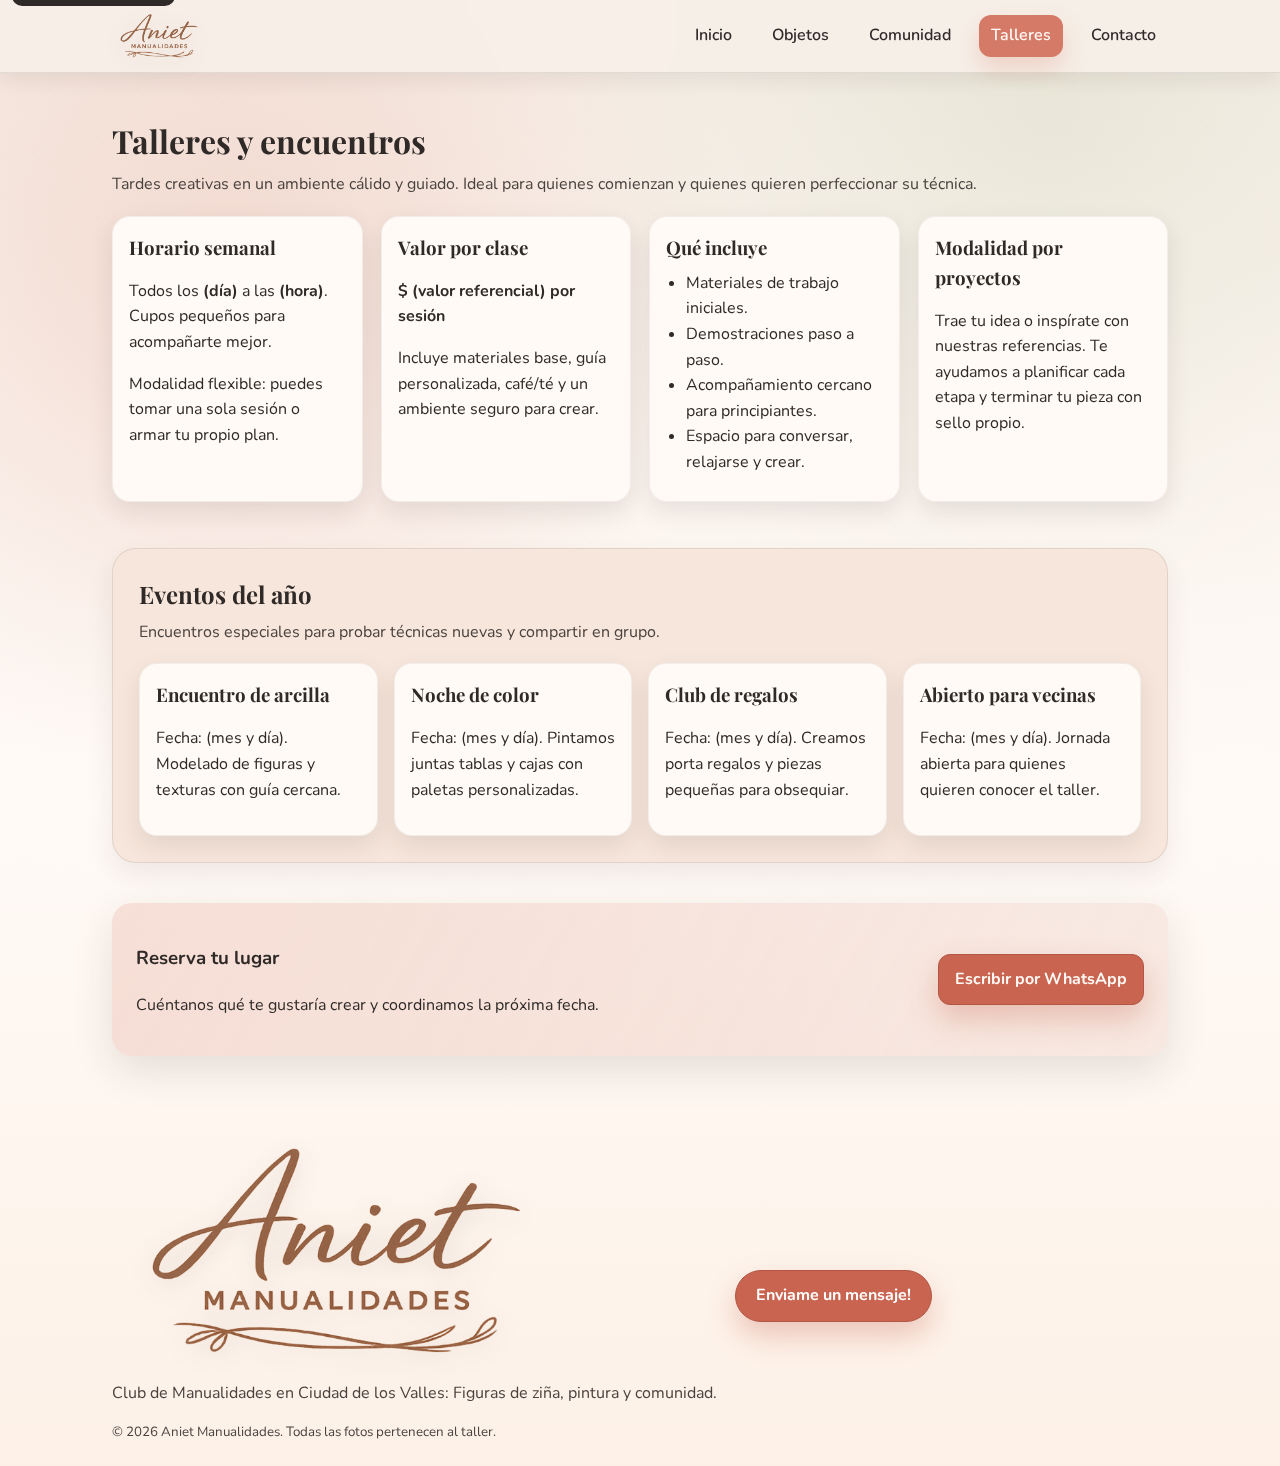
<file: classes.html>
<!DOCTYPE html>
<html lang="es">
<head>
  <meta charset="UTF-8">
  <meta name="viewport" content="width=device-width, initial-scale=1.0">
  <meta name="color-scheme" content="light">
  <meta name="description" content="Talleres semanales y eventos de Aniet Manualidades: clases cálidas, materiales incluidos y acompañamiento creativo.">
  <title>Talleres | Aniet Manualidades</title>
  <link rel="preconnect" href="https://fonts.googleapis.com">
  <link rel="preconnect" href="https://fonts.gstatic.com" crossorigin>
  <link href="https://fonts.googleapis.com/css2?family=Nunito:wght@400;600;700;800&family=Playfair+Display:wght@600;700&display=swap" rel="stylesheet">
  <link rel="stylesheet" href="styles.css">
  <script defer src="js/site.js"></script>
</head>
<body>
  <a class="skip-link" href="#content">Saltar al contenido</a>
  <header class="site-header">
    <div class="nav-inner">
      <div class="logo logo--image">
        <img src="resources/logo/logo.png" alt="Aniet Manualidades">
      </div>
      <button class="nav-toggle" aria-label="Abrir menú" aria-expanded="false">Menú</button>
      <nav class="site-nav">
        <a href="index.html">Inicio</a>
        <a href="objects.html">Objetos</a>
        <a href="community.html">Comunidad</a>
        <a href="classes.html">Talleres</a>
        <a href="contact.html">Contacto</a>
      </nav>
    </div>
  </header>

  <main id="content">
    <section class="section-header" style="margin-top: 10px;">
      <h1>Talleres y encuentros</h1>
      <p>Tardes creativas en un ambiente cálido y guiado. Ideal para quienes comienzan y quienes quieren perfeccionar su técnica.</p>
    </section>

    <div class="grid-two">
      <div class="card">
        <h3>Horario semanal</h3>
        <p>Todos los <strong>(día)</strong> a las <strong>(hora)</strong>. Cupos pequeños para acompañarte mejor.</p>
        <p>Modalidad flexible: puedes tomar una sola sesión o armar tu propio plan.</p>
      </div>
      <div class="card">
        <h3>Valor por clase</h3>
        <p><strong>$ (valor referencial) por sesión</strong></p>
        <p>Incluye materiales base, guía personalizada, café/té y un ambiente seguro para crear.</p>
      </div>
      <div class="card">
        <h3>Qué incluye</h3>
        <ul>
          <li>Materiales de trabajo iniciales.</li>
          <li>Demostraciones paso a paso.</li>
          <li>Acompañamiento cercano para principiantes.</li>
          <li>Espacio para conversar, relajarse y crear.</li>
        </ul>
      </div>
      <div class="card">
        <h3>Modalidad por proyectos</h3>
        <p>Trae tu idea o inspírate con nuestras referencias. Te ayudamos a planificar cada etapa y terminar tu pieza con sello propio.</p>
      </div>
    </div>

    <section class="section">
      <div class="section-header">
        <h2>Eventos del año</h2>
        <p>Encuentros especiales para probar técnicas nuevas y compartir en grupo.</p>
      </div>
      <div class="card-grid">
        <div class="card">
          <h3>Encuentro de arcilla</h3>
          <p>Fecha: (mes y día). Modelado de figuras y texturas con guía cercana.</p>
        </div>
        <div class="card">
          <h3>Noche de color</h3>
          <p>Fecha: (mes y día). Pintamos juntas tablas y cajas con paletas personalizadas.</p>
        </div>
        <div class="card">
          <h3>Club de regalos</h3>
          <p>Fecha: (mes y día). Creamos porta regalos y piezas pequeñas para obsequiar.</p>
        </div>
        <div class="card">
          <h3>Abierto para vecinas</h3>
          <p>Fecha: (mes y día). Jornada abierta para quienes quieren conocer el taller.</p>
        </div>
      </div>
    </section>

    <section class="cta-strip">
      <div>
        <h3>Reserva tu lugar</h3>
        <p>Cuéntanos qué te gustaría crear y coordinamos la próxima fecha.</p>
      </div>
      <a class="btn btn-primary" href="contact.html">Escribir por WhatsApp</a>
    </section>
  </main>

  <footer class="footer">
    <div>
      <div class="logo logo--image">
        <img src="resources/logo/logo.png" alt="Aniet Manualidades">
      </div>
      <p>Club de Manualidades en Ciudad de los Valles: Figuras de ziña, pintura y comunidad.</p>
      <small>© 2026 Aniet Manualidades. Todas las fotos pertenecen al taller.</small>
    </div>
    <div class="footer-cta">
      <a class="btn btn-primary" href="contact.html">Enviame un mensaje!</a>
    </div>
  </footer>
</body>
</html>
</file>
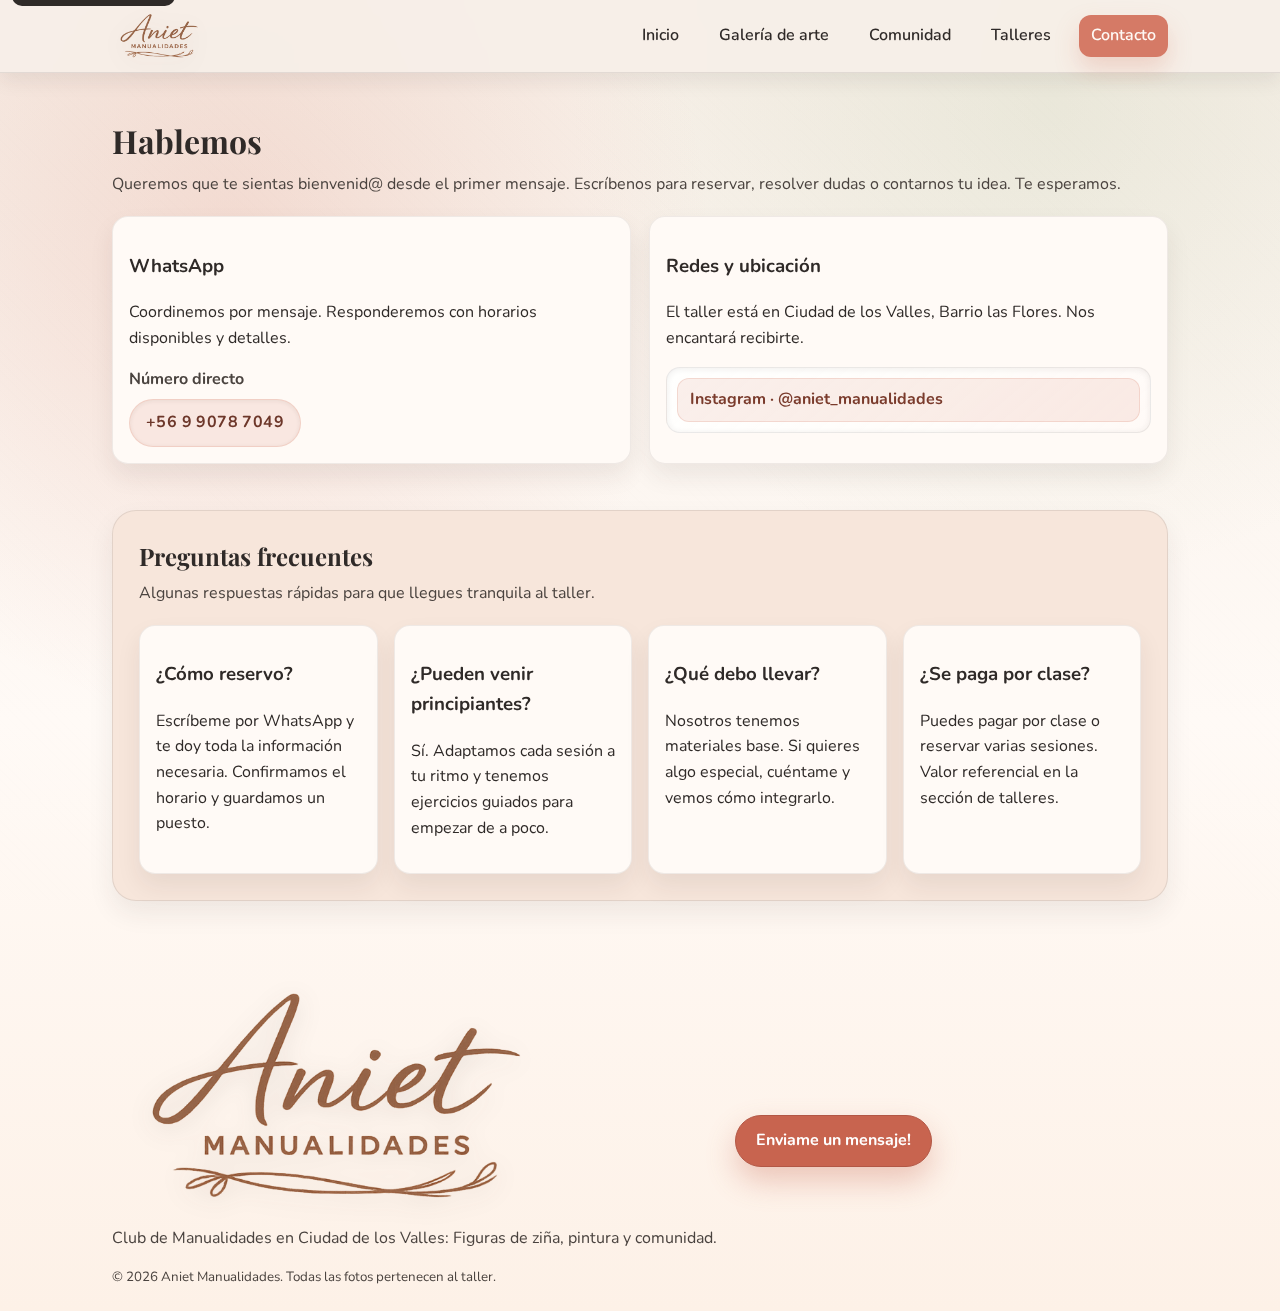
<file: contact.html>
<!DOCTYPE html>
<html lang="es">
<head>
  <meta charset="UTF-8">
  <meta name="viewport" content="width=device-width, initial-scale=1.0">
  <meta name="color-scheme" content="light">
  <meta name="description" content="Contacto de Aniet Manualidades: reserva cupo, consulta talleres y conoce cómo unirte a nuestra comunidad creativa.">
  <title>Contacto | Aniet Manualidades</title>
  <link rel="preconnect" href="https://fonts.googleapis.com">
  <link rel="preconnect" href="https://fonts.gstatic.com" crossorigin>
  <link href="https://fonts.googleapis.com/css2?family=Nunito:wght@400;600;700;800&family=Playfair+Display:wght@600;700&display=swap" rel="stylesheet">
  <link rel="stylesheet" href="styles.css">
  <script defer src="js/site.js"></script>
</head>
<body>
  <a class="skip-link" href="#content">Saltar al contenido</a>
  <header class="site-header">
    <div class="nav-inner">
      <div class="logo logo--image">
        <img src="resources/logo/logo.png" alt="Aniet Manualidades">
      </div>
      <button class="nav-toggle" aria-label="Abrir menú" aria-expanded="false">Menú</button>
      <nav class="site-nav">
        <a href="index.html">Inicio</a>
        <a href="objects.html">Galería de arte</a>
        <a href="community.html">Comunidad</a>
        <a href="classes.html">Talleres</a>
        <a href="contact.html">Contacto</a>
      </nav>
    </div>
  </header>

  <main id="content">
    <section class="section-header" style="margin-top: 10px;">
      <h1>Hablemos</h1>
      <p>Queremos que te sientas bienvenid@ desde el primer mensaje. Escríbenos para reservar, resolver dudas o contarnos tu idea. Te esperamos.</p>
    </section>

    <div class="grid-two">
      <div class="info-block">
        <h3>WhatsApp</h3>
        <p>Coordinemos por mensaje. Responderemos con horarios disponibles y detalles.</p>
        <p class="contact-note">Número directo</p>
        <div class="contact-number">+56 9 9078 7049</div>
      </div>
      <div class="info-block">
        <h3>Redes y ubicación</h3>
        <p>El taller está en Ciudad de los Valles, Barrio las Flores. Nos encantará recibirte.</p>
        <div class="social-window" aria-label="Redes">
          <a class="social-item" href="https://www.instagram.com/aniet_manualidades?igsh=b3Z2b3dzN2Fka3Nl" target="_blank" rel="noopener">
            Instagram · @aniet_manualidades
          </a>
        </div>
      </div>
    </div>

    <section class="section">
      <div class="section-header">
        <h2>Preguntas frecuentes</h2>
        <p>Algunas respuestas rápidas para que llegues tranquila al taller.</p>
      </div>
      <div class="faq">
        <div class="info-block">
          <h3>¿Cómo reservo?</h3>
          <p>Escríbeme por WhatsApp y te doy toda la información necesaria. Confirmamos el horario y guardamos un puesto.</p>
        </div>
        <div class="info-block">
          <h3>¿Pueden venir principiantes?</h3>
          <p>Sí. Adaptamos cada sesión a tu ritmo y tenemos ejercicios guiados para empezar de a poco.</p>
        </div>
        <div class="info-block">
          <h3>¿Qué debo llevar?</h3>
          <p>Nosotros tenemos materiales base. Si quieres algo especial, cuéntame y vemos cómo integrarlo.</p>
        </div>
        <div class="info-block">
          <h3>¿Se paga por clase?</h3>
          <p>Puedes pagar por clase o reservar varias sesiones. Valor referencial en la sección de talleres.</p>
        </div>
      </div>
    </section>
  </main>

  <footer class="footer">
    <div>
      <div class="logo logo--image">
        <img src="resources/logo/logo.png" alt="Aniet Manualidades">
      </div>
      <p>Club de Manualidades en Ciudad de los Valles: Figuras de ziña, pintura y comunidad.</p>
      <small>© 2026 Aniet Manualidades. Todas las fotos pertenecen al taller.</small>
    </div>
    <div class="footer-cta">
      <a class="btn btn-primary" href="contact.html">Enviame un mensaje!</a>
    </div>
  </footer>
</body>
</html>
</file>
<file: styles.css>
html {
  color-scheme: light;
}

:root {
  --sand: #f6efe8;
  --cream: #fffaf6;
  --surface: #fdf1e7;
  --surface-alt: #f7e6db;
  --terracotta: #d57a66;
  --rose: #e7c8be;
  --sage: #b7c7a3;
  --ink: #2f2a28;
  --shadow: 0 14px 40px rgba(47, 42, 40, 0.12);
  --shadow-soft: 0 12px 26px rgba(47, 42, 40, 0.08);
  --radius: 18px;
  --max-width: 1100px;
  --font-base: "Nunito", "Avenir Next", "Gill Sans", system-ui, -apple-system, sans-serif;
  --font-display: "Playfair Display", "Georgia", "Times New Roman", serif;
}

*,
*::before,
*::after {
  box-sizing: border-box;
}

body {
  margin: 0;
  font-family: var(--font-base);
  background: radial-gradient(circle at 18% 18%, rgba(215, 122, 102, 0.2), transparent 32%),
    radial-gradient(circle at 82% 8%, rgba(183, 199, 163, 0.22), transparent 30%),
    linear-gradient(180deg, #f7efe7 0%, var(--cream) 55%, #fdf1e7 100%);
  color: var(--ink);
  line-height: 1.6;
  min-height: 100vh;
  position: relative;
}

body.no-scroll {
  overflow: hidden;
}

body::before {
  content: "";
  position: fixed;
  inset: 0;
  background-image: radial-gradient(rgba(47, 42, 40, 0.18) 0.6px, transparent 0.6px),
    repeating-linear-gradient(45deg, rgba(47, 42, 40, 0.16), rgba(47, 42, 40, 0.16) 1px, transparent 1px, transparent 7px);
  background-size: 120px 120px, 160px 160px;
  opacity: 0.04;
  pointer-events: none;
  z-index: 0;
}

body > * {
  position: relative;
  z-index: 1;
}

img {
  max-width: 100%;
  height: auto;
  display: block;
}

a {
  color: inherit;
  text-decoration: none;
}

ul {
  padding-left: 20px;
  margin: 0 0 10px;
}

.skip-link {
  position: absolute;
  top: -40px;
  left: 12px;
  background: var(--ink);
  color: var(--cream);
  padding: 10px 14px;
  border-radius: 10px;
  z-index: 2000;
  transition: top 0.25s ease;
}

.skip-link:focus {
  top: 12px;
}

.site-header {
  position: sticky;
  top: 0;
  z-index: 1000;
  background: rgba(246, 239, 232, 0.92);
  backdrop-filter: blur(12px);
  border-bottom: 1px solid rgba(47, 42, 40, 0.1);
  box-shadow: 0 8px 18px rgba(47, 42, 40, 0.08);
}

.nav-inner {
  max-width: var(--max-width);
  margin: 0 auto;
  padding: 14px 22px;
  display: flex;
  align-items: center;
  justify-content: space-between;
  gap: 16px;
}

.logo {
  font-family: var(--font-display);
  font-size: 1.4rem;
  letter-spacing: 0.5px;
  color: var(--ink);
  display: inline-flex;
  align-items: center;
}

.logo span {
  color: var(--terracotta);
}

.logo--image img {
  height: 44px;
  width: auto;
  display: block;
  filter: drop-shadow(0 6px 12px rgba(47, 42, 40, 0.12));
}

.site-nav {
  display: flex;
  align-items: center;
  gap: 16px;
}

.site-nav a {
  padding: 8px 12px;
  border-radius: 12px;
  transition: background 0.2s ease, color 0.2s ease;
  font-weight: 600;
}

.site-nav a:hover {
  background: rgba(213, 122, 102, 0.14);
  color: var(--ink);
}

.site-nav a.active {
  background: var(--terracotta);
  color: var(--cream);
  box-shadow: 0 12px 24px rgba(213, 122, 102, 0.26);
}

.nav-toggle {
  display: none;
  border: 1px solid rgba(47, 42, 40, 0.12);
  background: var(--cream);
  border-radius: 12px;
  padding: 8px 10px;
  font-weight: 700;
  color: var(--ink);
}

main {
  max-width: var(--max-width);
  margin: 0 auto;
  padding: 32px 22px 70px;
}

.hero {
  background: linear-gradient(120deg, rgba(213, 122, 102, 0.18), rgba(183, 199, 163, 0.18));
  border: 1px solid rgba(47, 42, 40, 0.08);
  border-radius: 28px;
  box-shadow: var(--shadow);
  padding: 32px;
  display: grid;
  grid-template-columns: 1.3fr 1fr;
  gap: 28px;
  align-items: start;
}

.hero-aside {
  display: flex;
  flex-direction: column;
  gap: 0;
  align-items: stretch;
}

.hero-collage {
  display: grid;
  grid-template-columns: 1.4fr 1fr;
  grid-template-rows: repeat(2, 1fr);
  gap: 12px;
  height: clamp(250px, 32vw, 280px);
}

.hero-collage > * {
  border-radius: var(--radius);
  border: 1px solid rgba(47, 42, 40, 0.08);
  box-shadow: var(--shadow-soft);
  overflow: hidden;
}

.hero-collage img:first-child {
  grid-column: 1;
  grid-row: 1 / span 2;
}

.hero-collage img:nth-child(2) {
  grid-column: 2;
  grid-row: 1;
}

.hero-collage img:nth-child(3) {
  grid-column: 2;
  grid-row: 2;
}

.hero-collage img {
  width: 100%;
  height: 100%;
  object-fit: cover;
}

.hero h1 {
  font-family: var(--font-display);
  font-size: clamp(2rem, 3vw, 2.8rem);
  margin: 10px 0 16px;
  line-height: 1.1;
}

.hero p {
  margin: 0 0 18px;
  color: #4a433f;
}

.hero .eyebrow {
  display: inline-flex;
  align-items: center;
  gap: 8px;
  padding: 6px 12px;
  background: rgba(183, 199, 163, 0.25);
  border-radius: 999px;
  font-weight: 700;
  letter-spacing: 0.4px;
  text-transform: uppercase;
  font-size: 0.82rem;
  color: #37513a;
}

.hero-actions {
  display: flex;
  gap: 12px;
  flex-wrap: wrap;
  margin-top: 10px;
}

.btn {
  display: inline-flex;
  align-items: center;
  justify-content: center;
  gap: 8px;
  padding: 12px 16px;
  border-radius: 12px;
  border: 1px solid transparent;
  font-weight: 700;
  cursor: pointer;
  transition: transform 0.15s ease, box-shadow 0.2s ease, background 0.2s ease;
}

.btn-primary {
  background: #c8644f;
  color: var(--cream);
  border-color: #b25745;
  box-shadow: 0 14px 30px rgba(200, 100, 79, 0.32);
}

.btn-primary:hover {
  transform: translateY(-1px);
  background: #ba5945;
  box-shadow: 0 16px 34px rgba(200, 100, 79, 0.38);
}

.btn:focus-visible {
  outline: none;
  box-shadow: 0 0 0 3px rgba(213, 122, 102, 0.28);
}

.btn-secondary {
  background: var(--cream);
  color: var(--ink);
  border-color: rgba(47, 42, 40, 0.12);
}

.btn-secondary:hover {
  background: #f3e7dc;
}

.btn-ghost {
  background: transparent;
  border: 1px solid rgba(47, 42, 40, 0.12);
  color: var(--ink);
}

.badge {
  display: inline-flex;
  align-items: center;
  gap: 6px;
  padding: 8px 12px;
  background: rgba(213, 122, 102, 0.14);
  border-radius: 999px;
  font-weight: 700;
  color: #703225;
}

.grid-two {
  display: grid;
  grid-template-columns: repeat(auto-fit, minmax(240px, 1fr));
  gap: 18px;
}

.card {
  background: var(--cream);
  border-radius: var(--radius);
  padding: 16px;
  border: 1px solid rgba(47, 42, 40, 0.06);
  box-shadow: 0 10px 24px rgba(47, 42, 40, 0.1);
}

.card h3 {
  margin: 0 0 8px;
  font-family: var(--font-display);
}

.club-highlights {
  display: grid;
  grid-template-columns: repeat(auto-fit, minmax(160px, 1fr));
  gap: 12px;
}

.club-highlights p {
  margin: 6px 0 0;
  color: #4a433f;
}

.section {
  margin-top: 46px;
  background: var(--surface);
  border-radius: 24px;
  padding: 26px;
  border: 1px solid rgba(47, 42, 40, 0.08);
  box-shadow: var(--shadow-soft);
}

.section:nth-of-type(even) {
  background: var(--surface-alt);
  border-color: rgba(47, 42, 40, 0.1);
}

.section-actions {
  margin-top: 16px;
}

.section-header {
  display: flex;
  flex-direction: column;
  gap: 6px;
  margin-bottom: 18px;
}

.section-header h2,
.section-header h1 {
  margin: 0;
  font-family: var(--font-display);
}

.section-header p {
  margin: 0;
  color: #4a433f;
}

.card-grid {
  display: grid;
  grid-template-columns: repeat(auto-fit, minmax(220px, 1fr));
  gap: 16px;
}

.object-card {
  overflow: hidden;
  display: flex;
  flex-direction: column;
  gap: 10px;
}

.object-card img {
  width: 100%;
  height: 170px;
  object-fit: cover;
  border-radius: 14px;
}

.object-card .meta {
  display: flex;
  align-items: baseline;
  justify-content: space-between;
  gap: 10px;
  font-weight: 700;
}

.object-card .meta span:first-child {
  flex: 1;
  min-width: 0;
  line-height: 1.2;
  text-wrap: balance;
  display: -webkit-box;
  -webkit-box-orient: vertical;
  -webkit-line-clamp: 2;
  overflow: hidden;
}

.object-card .meta .link {
  white-space: nowrap;
}

.link {
  font-weight: 700;
  color: var(--terracotta);
}

.masonry-preview {
  columns: 3 160px;
  column-gap: 12px;
}

.masonry-preview img {
  width: 100%;
  border-radius: 14px;
  margin-bottom: 12px;
  box-shadow: 0 8px 18px rgba(47, 42, 40, 0.12);
  cursor: pointer;
  transition: transform 0.2s ease, box-shadow 0.2s ease;
}

.masonry-preview .gallery-item img {
  margin-bottom: 0;
  border-radius: 0;
  box-shadow: none;
}

.masonry-preview .gallery-item {
  transition: transform 0.2s ease, box-shadow 0.2s ease;
}

.masonry-preview .gallery-item:hover {
  transform: translateY(-3px);
  box-shadow: 0 12px 24px rgba(47, 42, 40, 0.18);
}

.steps {
  display: grid;
  grid-template-columns: repeat(auto-fit, minmax(200px, 1fr));
  gap: 16px;
}

.step-card {
  padding: 16px;
  border-radius: var(--radius);
  background: var(--cream);
  border: 1px solid rgba(47, 42, 40, 0.06);
  box-shadow: 0 10px 22px rgba(47, 42, 40, 0.08);
}

.step-number {
  width: 38px;
  height: 38px;
  border-radius: 12px;
  background: rgba(213, 122, 102, 0.18);
  display: grid;
  place-items: center;
  font-weight: 800;
  margin-bottom: 10px;
  color: #703225;
}

.cta-strip {
  margin-top: 40px;
  padding: 22px 24px;
  border-radius: 20px;
  background: linear-gradient(120deg, rgba(213, 122, 102, 0.2), rgba(231, 200, 190, 0.3));
  display: flex;
  flex-wrap: wrap;
  align-items: center;
  justify-content: space-between;
  gap: 14px;
  box-shadow: var(--shadow);
}

.chips {
  display: flex;
  flex-wrap: wrap;
  gap: 10px;
  margin-bottom: 16px;
}

.chip {
  border: 1px solid rgba(47, 42, 40, 0.12);
  padding: 8px 12px;
  border-radius: 999px;
  background: var(--cream);
  cursor: pointer;
  font-weight: 700;
  transition: background 0.2s ease, color 0.2s ease, transform 0.15s ease;
}

.chip:hover {
  transform: translateY(-1px);
}

.chip.active {
  background: var(--terracotta);
  color: var(--cream);
  border-color: transparent;
}

.gallery-grid {
  columns: 3 240px;
  column-gap: 16px;
}

.gallery-item {
  break-inside: avoid;
  margin-bottom: 16px;
  background: var(--cream);
  border-radius: 16px;
  overflow: hidden;
  border: 1px solid rgba(47, 42, 40, 0.08);
  box-shadow: 0 12px 26px rgba(47, 42, 40, 0.1);
  cursor: zoom-in;
}

.gallery-item img {
  width: 100%;
  display: block;
}

.lightbox {
  position: fixed;
  inset: 0;
  background: rgba(0, 0, 0, 0.75);
  display: none;
  align-items: center;
  justify-content: center;
  padding: 20px;
  z-index: 3000;
}

.lightbox.open {
  display: flex;
}

.lightbox-content {
  position: relative;
  max-width: 960px;
  width: min(90vw, 1000px);
  max-height: 90vh;
  background: #000;
  border-radius: 18px;
  overflow: hidden;
}

.lightbox img {
  width: 100%;
  height: auto;
  display: block;
  object-fit: contain;
  max-height: 80vh;
}

.lightbox .lightbox-meta {
  color: #f5f1ec;
  padding: 12px 16px;
  display: flex;
  align-items: center;
  justify-content: space-between;
  gap: 12px;
}

.lightbox button {
  border: none;
  background: rgba(255, 255, 255, 0.14);
  color: #fff;
  padding: 10px 12px;
  border-radius: 10px;
  cursor: pointer;
  font-weight: 700;
}

.lightbox .close-btn {
  position: absolute;
  top: 10px;
  right: 10px;
  background: rgba(255, 255, 255, 0.22);
}

.lightbox .nav-btn {
  position: absolute;
  top: 50%;
  transform: translateY(-50%);
}

.lightbox .prev-btn {
  left: 12px;
}

.lightbox .next-btn {
  right: 12px;
}

.info-block {
  background: var(--cream);
  padding: 16px;
  border-radius: 16px;
  border: 1px solid rgba(47, 42, 40, 0.08);
  box-shadow: 0 12px 24px rgba(47, 42, 40, 0.08);
}

.contact-note {
  margin: 12px 0 6px;
  font-weight: 700;
  color: #4a433f;
}

.contact-number {
  display: inline-flex;
  align-items: center;
  justify-content: center;
  padding: 10px 16px;
  border-radius: 999px;
  background: rgba(213, 122, 102, 0.14);
  color: #6d372a;
  font-weight: 700;
  letter-spacing: 0.4px;
  border: 1px solid rgba(213, 122, 102, 0.22);
  box-shadow: inset 0 1px 4px rgba(47, 42, 40, 0.08);
}

.social-window {
  margin-top: 12px;
  padding: 10px;
  border-radius: 14px;
  border: 1px solid rgba(47, 42, 40, 0.1);
  background: linear-gradient(140deg, rgba(255, 255, 255, 0.9), rgba(255, 250, 246, 0.8));
  box-shadow: inset 0 1px 6px rgba(47, 42, 40, 0.08);
  display: grid;
  gap: 10px;
  max-height: 88px;
  overflow-y: auto;
  scrollbar-width: thin;
  scrollbar-color: rgba(213, 122, 102, 0.6) rgba(47, 42, 40, 0.08);
}

.social-window::-webkit-scrollbar {
  width: 8px;
}

.social-window::-webkit-scrollbar-track {
  background: rgba(47, 42, 40, 0.08);
  border-radius: 999px;
}

.social-window::-webkit-scrollbar-thumb {
  background: rgba(213, 122, 102, 0.6);
  border-radius: 999px;
}

.social-item {
  display: flex;
  align-items: center;
  justify-content: space-between;
  gap: 8px;
  padding: 8px 12px;
  border-radius: 12px;
  background: rgba(213, 122, 102, 0.12);
  border: 1px solid rgba(213, 122, 102, 0.2);
  color: #7a3b2c;
  font-weight: 700;
  transition: transform 0.2s ease, background 0.2s ease;
}

.social-item:hover {
  transform: translateY(-1px);
  background: rgba(213, 122, 102, 0.18);
}

.social-item--muted {
  background: rgba(47, 42, 40, 0.06);
  border-color: rgba(47, 42, 40, 0.12);
  color: #625a54;
  cursor: default;
}

.faq {
  display: grid;
  grid-template-columns: repeat(auto-fit, minmax(220px, 1fr));
  gap: 16px;
}

.footer {
  max-width: var(--max-width);
  margin: 0 auto;
  padding: 22px;
  color: #4a433f;
  display: grid;
  grid-template-columns: 1.4fr 1fr;
  gap: 16px;
}

.footer-cta {
  display: flex;
  align-items: center;
  justify-content: flex-start;
}

.footer-cta .btn {
  padding: 12px 20px;
  border-radius: 999px;
  color: #ffffff;
}

.footer small {
  display: block;
  margin-top: 6px;
}

.footer a {
  color: var(--terracotta);
  font-weight: 700;
}

.footer .logo--image img {
  height: 208px;
}

@media (max-width: 900px) {
  .hero {
    grid-template-columns: 1fr;
  }
}

@media (max-width: 760px) {
  .nav-toggle {
    display: inline-flex;
  }

  .site-nav {
    position: absolute;
    top: calc(100% + 6px);
    left: 0;
    right: 0;
    background: rgba(246, 239, 232, 0.98);
    padding: 12px 20px 18px;
    flex-direction: column;
    align-items: flex-start;
    border-bottom: 1px solid rgba(47, 42, 40, 0.06);
    display: none;
  }

  .site-nav.open {
    display: flex;
  }

  .masonry-preview {
    columns: 2 160px;
  }
}

@media (max-width: 540px) {
  main {
    padding: 28px 18px 60px;
  }

  .logo--image img {
    height: 38px;
  }

  .hero-collage {
    grid-template-columns: 1fr;
    grid-template-rows: none;
    height: auto;
  }

  .hero-collage img:first-child,
  .hero-collage img:nth-child(2),
  .hero-collage img:nth-child(3) {
    grid-column: auto;
    grid-row: auto;
  }

  .hero-collage img {
    height: clamp(180px, 52vw, 220px);
  }

  .gallery-grid,
  .masonry-preview {
    columns: 1;
  }

  .cta-strip {
    align-items: flex-start;
  }
}
</file>
